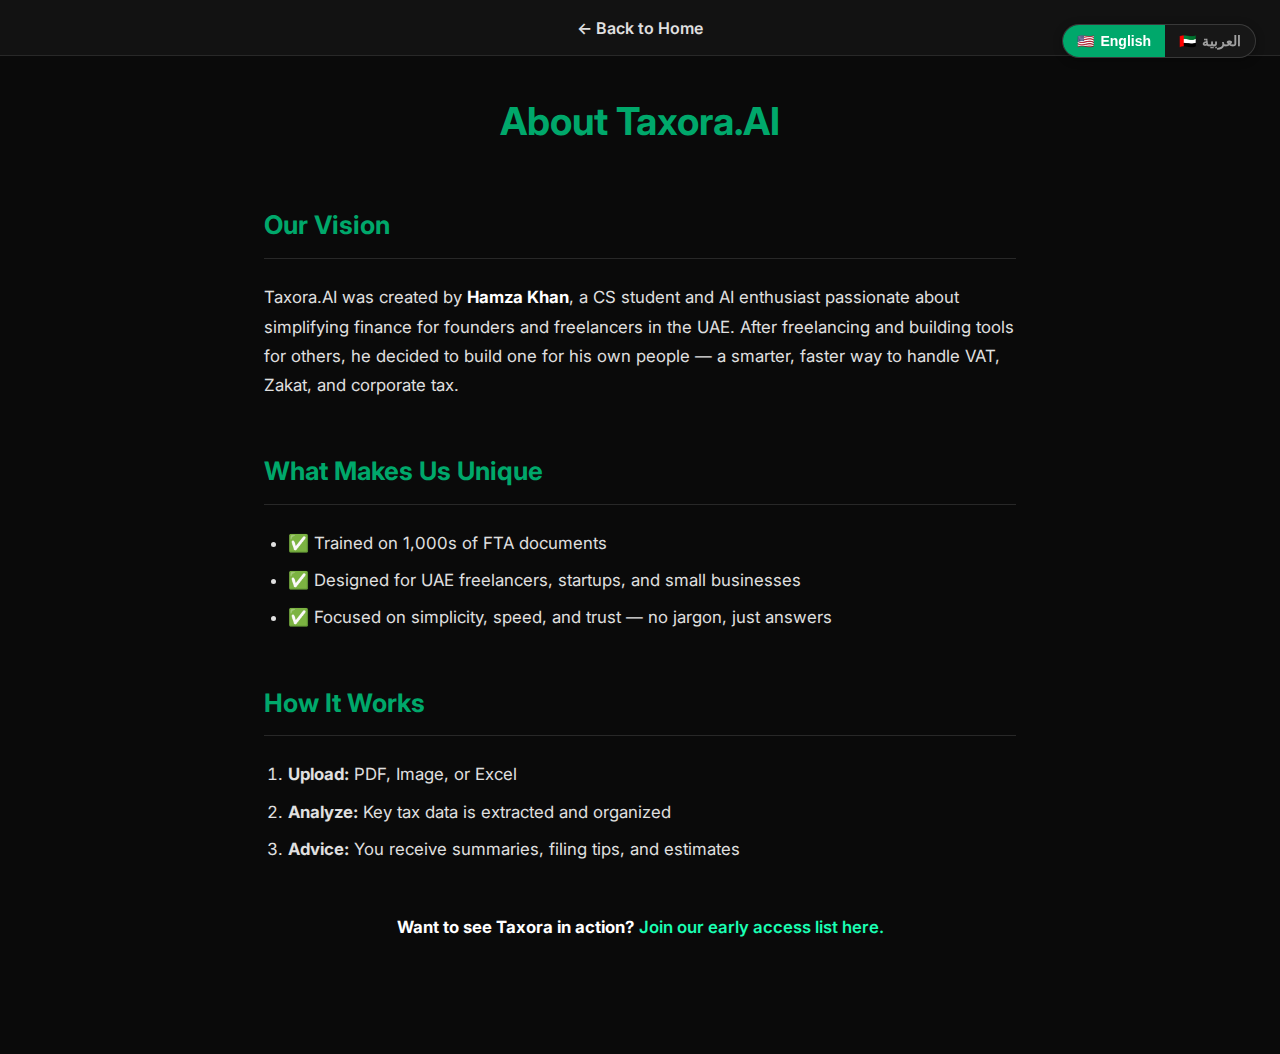
<file: about.html>
<!DOCTYPE html>
<html lang="en">
<head>
  <meta charset="UTF-8" />
  <meta name="viewport" content="width=device-width, initial-scale=1.0, maximum-scale=1.0, user-scalable=no" />

  <title>About Taxora.AI – AI-Powered UAE Tax Simplified</title>
  <meta name="description" content="Learn about Taxora.AI's mission to simplify VAT, Zakat, and corporate tax for UAE founders and freelancers through intelligent AI solutions." />

  <meta property="og:title" content="About Taxora.AI – Our Vision & Mission" />
  <meta property="og:image" content="https://www.taxora.ai/images/preview.png" />
  <meta property="og:url" content="https://www.taxora.ai/about.html" />
  <meta property="og:site_name" content="Taxora.AI" />
  
  <link rel="apple-touch-icon" sizes="180x180" href="assets/icons/apple-touch-icon.png">
  <link rel="icon" type="image/png" sizes="32x32" href="assets/icons/favicon-32x32.png">
  <link rel="icon" type="image/png" sizes="16x16" href="assets/icons/favicon-16x16.png">
  <link rel="manifest" href="assets/icons/site.webmanifest">
  <link rel="mask-icon" href="assets/icons/safari-pinned-tab.svg" color="#00a86b">
  <meta name="msapplication-TileColor" content="#00a86b">
  <meta name="msapplication-config" content="assets/icons/browserconfig.xml"> <meta name="theme-color" content="#0a0a0a"> <link href="https://fonts.googleapis.com/css2?family=Inter:wght@400;600;700;800&display=swap" rel="stylesheet">
  <style>
    :root {
      --brand-green: #00A86B;
      --brand-glow: #1affb3;
      --dark-bg: #0a0a0a; 
      --card-bg-dark: #121212; 
      --border-color-dark: #282828;
      --text-primary-dark: #E0E0E0; 
      --text-secondary-dark: #A0A0A0; 
    }

    * { 
      box-sizing: border-box; 
      margin: 0;
      padding: 0;
    }

    body {
      margin: 0;
      font-family: 'Inter', 'Segoe UI', sans-serif;
      background-color: var(--dark-bg);
      color: var(--text-primary-dark);
      line-height: 1.75;
    }

    body.rtl {
      text-align: right;
    }
    
    .top-banner {
      background-color: var(--card-bg-dark);
      padding: 0.85rem 1.5rem; /* Adjusted padding */
      text-align: center;
      z-index: 999;
      border-bottom: 1px solid var(--border-color-dark);
    }

    .top-banner a {
      color: var(--text-primary-dark); /* Light text for dark banner */
      font-weight: 600; /* Adjusted weight */
      text-decoration: none;
      font-size: 1rem;
    }

    .top-banner a:hover {
      text-decoration: underline;
      color: var(--brand-glow);
    }

    /* --- Consistent Language Switcher --- */
    .lang-toggle {
      position: fixed;
      top: 1.5rem;
      right: 1.5rem;
      z-index: 1000; /* Above top-banner if it's not sticky */
      display: flex;
      border: 1px solid rgba(255, 255, 255, 0.15);
      border-radius: 100px;
      background: rgba(25, 25, 25, 0.7); 
      backdrop-filter: blur(10px);
      overflow: hidden;
      box-shadow: 0 2px 10px rgba(0,0,0,0.3);
    }
    
    html[dir="rtl"] .lang-toggle {
        right: auto;
        left: 1.5rem;
    }

    .lang-toggle button {
      background: transparent;
      border: none;
      padding: 8px 14px;
      font-weight: bold;
      color: var(--text-secondary-dark);
      cursor: pointer;
      font-size: 14px;
      transition: background 0.3s ease, color 0.3s ease;
      display: flex;
      align-items: center;
      gap: 6px;
    }

    .lang-toggle button.active {
      background: var(--brand-green);
      color: white;
    }

    .lang-toggle button:hover:not(.active) {
      background: rgba(255, 255, 255, 0.08);
    }


    .container {
      max-width: 800px;
      margin: auto;
      padding: 2rem 1.5rem 4rem 1.5rem;
    }

    h1, h2 {
      color: var(--brand-green);
      font-weight: 700; /* Already bold, ensure consistency */
    }
    h1 {
        font-size: 2.4rem; /* Slightly larger */
        margin-bottom: 1.5rem; /* More space */
        text-align: center; /* Center main title */
    }
    h2 {
      border-bottom: 1px solid var(--border-color-dark);
      padding-bottom: 10px; /* Increased padding */
      margin-top: 3rem; /* More space above section titles */
      margin-bottom: 1.5rem; /* Space after title */
      font-size: 1.6rem; /* Slightly larger */
    }
    
    p, li {
        font-size: 1.05rem; 
        color: var(--text-primary-dark);
    }
    
    p strong {
        color: #FFFFFF; 
    }
    
    ul, ol {
      padding-left: 1.5rem; /* Slightly more padding */
      margin-bottom: 1rem;
    }
    li {
      margin-bottom: 0.5rem;
    }

    a { /* General links within content */
      color: var(--brand-glow); 
      font-weight: 600; /* Keep bold */
      text-decoration: none;
    }
    a:hover {
      text-decoration: underline;
    }

    section {
      margin-bottom: 3rem;
    }

    /* Remove .arabic class styling as it will be handled by JS and body.rtl */

    @media (max-width: 600px) {
      .top-banner { position: static; } /* Remove sticky on mobile if it causes issues */
      .container { padding: 2rem 1rem 3rem; } 
      h1 { font-size: 2rem; }
      h2 { font-size: 1.4rem; }
       p, li { font-size: 1rem; }
    }
  </style>
</head>
<body>

  <div id="languageSwitcher" class="lang-toggle">
    <button data-lang="en"><span>🇺🇸</span> English</button>
    <button data-lang="ar"><span>🇦🇪</span> العربية</button>
  </div>

  <div class="top-banner">
    <a href="index.html" data-i18n="back">← Back to Home</a>
  </div>

  <div class="container">
    <h1 data-i18n="about">About Taxora.AI</h1>

    <section>
      <h2 data-i18n="vision">Our Vision</h2>
      <p data-i18n="visionDesc">Taxora.AI was created by <strong>Hamza Khan</strong>, a CS student and AI enthusiast passionate about simplifying finance for founders and freelancers in the UAE. After freelancing and building tools for others, he decided to build one for his own people — a smarter, faster way to handle VAT, Zakat, and corporate tax.</p>
      </section>

    <section>
      <h2 data-i18n="unique">What Makes Us Unique</h2>
      <ul>
        <li data-i18n="u1">✅ Trained on 1,000s of FTA documents</li>
        <li data-i18n="u2">✅ Designed for UAE freelancers, startups, and small businesses</li>
        <li data-i18n="u3">✅ Focused on simplicity, speed, and trust — no jargon, just answers</li>
      </ul>
    </section>

    <section>
      <h2 data-i18n="how">How It Works</h2>
      <ol>
        <li data-i18n="h1"><strong>Upload:</strong> PDF, Image, or Excel</li>
        <li data-i18n="h2"><strong>Analyze:</strong> Key tax data is extracted and organized</li>
        <li data-i18n="h3"><strong>Advice:</strong> You receive summaries, filing tips, and estimates</li>
      </ol>
    </section>

    <section style="text-align: center; margin-top: 2rem;">
      <p><strong data-i18n="see">Want to see Taxora in action?</strong> <a href="join.html" data-i18n="joinlink">Join our early access list here.</a></p>
    </section>
  </div>

  <script>
    document.addEventListener('DOMContentLoaded', () => {
      const translations = {
        en: {
          back: "← Back to Home",
          about: "About Taxora.AI",
          vision: "Our Vision",
          visionDesc: "Taxora.AI was created by <strong>Hamza Khan</strong>, a CS student and AI enthusiast passionate about simplifying finance for founders and freelancers in the UAE. After freelancing and building tools for others, he decided to build one for his own people — a smarter, faster way to handle VAT, Zakat, and corporate tax.",
          unique: "What Makes Us Unique",
          u1: "✅ Trained on 1,000s of FTA documents",
          u2: "✅ Designed for UAE freelancers, startups, and small businesses",
          u3: "✅ Focused on simplicity, speed, and trust — no jargon, just answers",
          how: "How It Works",
          h1: "<strong>Upload:</strong> PDF, Image, or Excel",
          h2: "<strong>Analyze:</strong> Key tax data is extracted and organized",
          h3: "<strong>Advice:</strong> You receive summaries, filing tips, and estimates",
          see: "Want to see Taxora in action?",
          joinlink: "Join our early access list here."
        },
        ar: {
          back: "→ العودة إلى الرئيسية", // Adjusted arrow for RTL
          about: "عن تاكسورا",
          vision: "رؤيتنا",
          // UPDATED: Arabic visionDesc now here
          visionDesc: "تم إنشاء تاكسورا بواسطة <strong>حمزة خان</strong>، طالب علوم الحاسوب ومهتم بتقنيات الذكاء الاصطناعي. هدفه هو تبسيط الضرائب والمحاسبة للمستقلين وأصحاب المشاريع في الإمارات، فبعد عمله كمستقل وبناء أدوات للآخرين، قرر بناء أداة لأبناء مجتمعه - طريقة أذكى وأسرع للتعامل مع ضريبة القيمة المضافة والزكاة وضريبة الشركات.",
          unique: "ما الذي يجعلنا مميزين",
          u1: "✅ مدرّب على آلاف من مستندات الهيئة الاتحادية للضرائب",
          u2: "✅ مصمم خصيصًا للمستقلين والشركات الناشئة الصغيرة في الإمارات",
          u3: "✅ يركز على البساطة والسرعة والثقة — لا تعقيد، فقط إجابات",
          how: "كيف يعمل",
          h1: "<strong>تحميل:</strong> PDF أو صورة أو ملف Excel",
          h2: "<strong>تحليل:</strong> استخراج وتنظيم البيانات الضريبية الأساسية",
          h3: "<strong>نصيحة:</strong> تحصل على ملخصات ونصائح تقديم وتقديرات",
          see: "هل تريد رؤية تاكسورا أثناء العمل؟",
          joinlink: "انضم إلى قائمة الوصول المبكر هنا."
        }
      };

      const languageSwitcher = document.getElementById('languageSwitcher');

      const applyLanguage = (lang) => {
        document.documentElement.lang = lang;
        document.documentElement.dir = lang === "ar" ? "rtl" : "ltr";
        document.body.classList.toggle('rtl', lang === 'ar');

        document.querySelectorAll("[data-i18n]").forEach(el => {
          const key = el.getAttribute("data-i18n");
          const translation = translations[lang]?.[key];

          if (translation !== undefined) {
            const linkElement = el.querySelector('a'); // Check if element is the 'p' tag containing a link
            if (key === 'see' && linkElement) { // Special handling for the "see in action" paragraph
                // Get the translation for the link text itself
                const linkTextTranslation = translations[lang]?.['joinlink'] || 'Join our early access list here.';
                linkElement.innerHTML = linkTextTranslation; // Translate only the link text
                
                // Set the main paragraph text, keeping the link placeholder
                el.innerHTML = translation.replace(linkElement.outerHTML, '') + linkElement.outerHTML;

            } else if (el.children.length > 0 && el.children[0].tagName === 'A' && (key === 'contact_privacy' || key === 'contact_legal')) {
                // This part is for legal.html, can be kept for robustness or removed if not applicable here
                const preservedLink = el.children[0];
                el.innerHTML = translation; 
                el.appendChild(preservedLink);
            }
             else {
              el.innerHTML = translation;
            }
          }
        });

        languageSwitcher.querySelectorAll("button").forEach(btn => {
          btn.classList.toggle("active", btn.dataset.lang === lang);
        });

        localStorage.setItem("taxoraLang", lang);
      };

      languageSwitcher.addEventListener("click", (e) => {
        const button = e.target.closest('button');
        if (button && button.dataset.lang) {
            applyLanguage(button.dataset.lang);
        }
      });

      const savedLang = localStorage.getItem("taxoraLang");
      const browserLang = navigator.language.slice(0, 2);
      const initialLang = savedLang ? savedLang : (['en', 'ar'].includes(browserLang) ? browserLang : 'en');
      applyLanguage(initialLang);

    });
  </script>
</body>
</html>
</file>
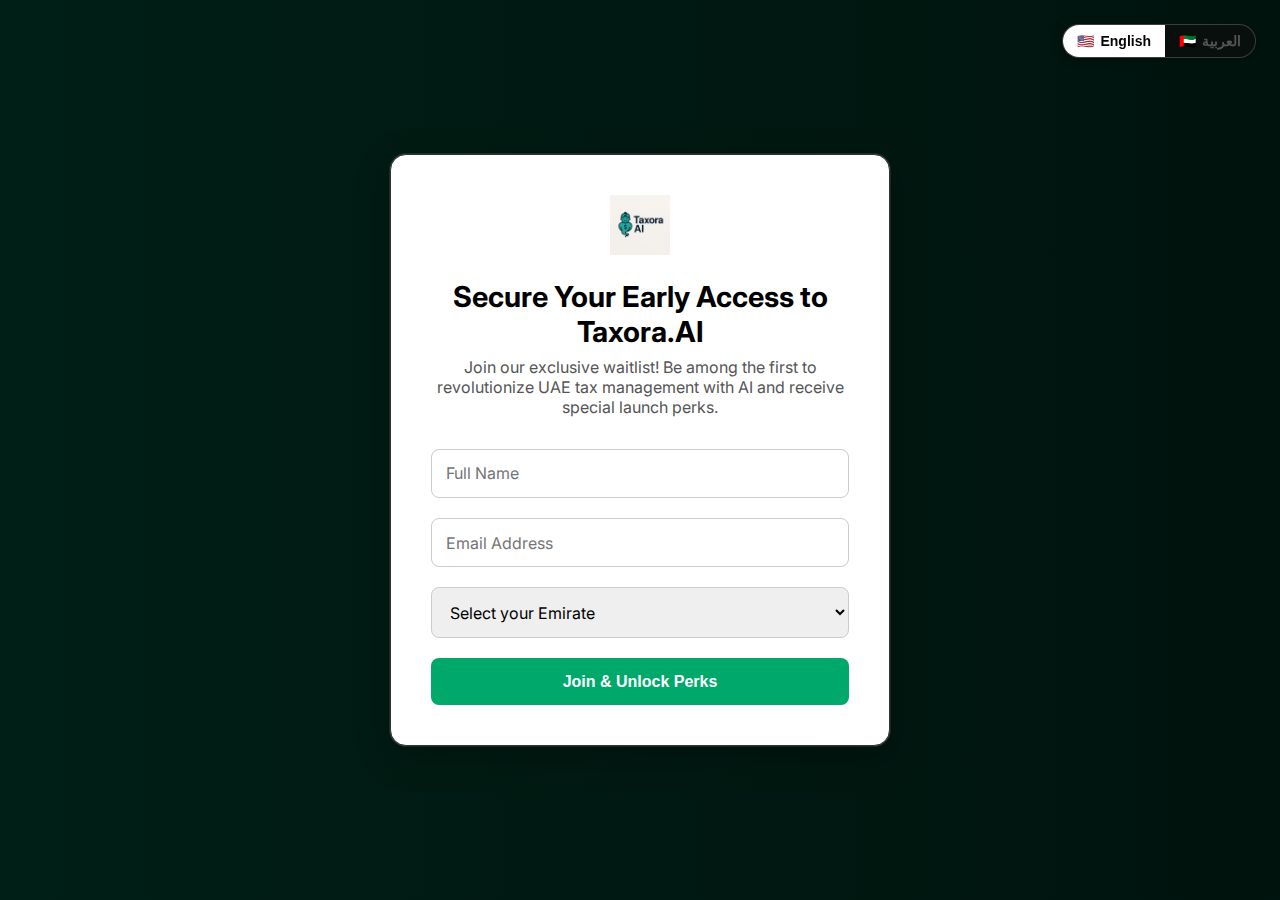
<file: join.html>
<!DOCTYPE html>
<html lang="en">
<head>
  <meta charset="UTF-8" />
  <meta name="viewport" content="width=device-width, initial-scale=1.0, maximum-scale=1.0, user-scalable=no" />
  
  <title>Join Taxora.AI Waitlist | Early Access & Benefits</title>
  <meta name="description" content="Sign up for the Taxora.AI waitlist to get early access to our AI-powered UAE tax assistant. Enjoy exclusive perks and be the first to simplify your taxes!" />

  <meta property="og:title" content="Secure Your Spot – Taxora.AI Waitlist" />
  <meta property="og:image" content="https://yourtaxoraAI.com/images/preview.png" /> 
  <meta property="og:url" content="https://yourtaxoraAI.com/join.html" />
  <meta property="og:site_name" content="Taxora.AI" />

  <link rel="apple-touch-icon" sizes="180x180" href="assets/icons/apple-touch-icon.png">
  <link rel="icon" type="image/png" sizes="32x32" href="assets/icons/favicon-32x32.png">
  <link rel="icon" type="image/png" sizes="16x16" href="assets/icons/favicon-16x16.png">
  <link rel="manifest" href="assets/icons/site.webmanifest">
  <link rel="mask-icon" href="assets/icons/safari-pinned-tab.svg" color="#00a86b">
  <meta name="msapplication-TileColor" content="#00a86b">
  <meta name="msapplication-config" content="assets/icons/browserconfig.xml"> <meta name="theme-color" content="#050505"> <link href="https://fonts.googleapis.com/css2?family=Inter:wght@400;600;700;800&display=swap" rel="stylesheet">
  <style>
    :root {
      --brand-green: #00A86B;
      --brand-glow: #1affb3;
      --dark-bg: #050505; 
      --card-bg: #FFFFFF;
      --border-color-light: #333; 
      --text-primary-darkbg: #FFFFFF;
      --text-primary-lightbg: #000000;
      --text-secondary-lightbg: #555;
      --error-bg: #ffebee;
      --error-text: #c62828;
      --error-border: #c62828;
    }

    * { 
      box-sizing: border-box; 
      margin: 0;
      padding: 0;
    }

    body {
      font-family: 'Inter', 'Segoe UI', sans-serif;
      color: var(--text-primary-darkbg); 
      display: flex;
      justify-content: center;
      align-items: center;
      min-height: 100vh;
      padding: 1rem;
      text-align: left;
      background: linear-gradient(270deg, #000000, #03100c, #000000, #001f16);
      background-size: 800% 800%; 
      animation: GradientFlow 25s ease infinite;
    }

    @keyframes GradientFlow {
      0% { background-position: 0% 50%; }
      50% { background-position: 100% 50%; }
      100% { background-position: 0% 50%; }
    }

    body.rtl {
      text-align: right;
    }

    .lang-toggle {
      position: fixed;
      top: 1.5rem;
      right: 1.5rem;
      z-index: 999;
      display: flex;
      border: 1px solid rgba(255, 255, 255, 0.2); 
      border-radius: 100px;
      background: rgba(13, 13, 13, 0.7); 
      backdrop-filter: blur(10px);
      overflow: hidden;
      box-shadow: 0 2px 10px rgba(0,0,0,0.3);
    }
    
    html[dir="rtl"] .lang-toggle {
        right: auto;
        left: 1.5rem;
    }

    .lang-toggle button {
      background: transparent;
      border: none;
      padding: 8px 14px;
      font-weight: bold;
      color: var(--text-secondary-lightbg); /* Should be a light color for dark toggle bg */
      cursor: pointer;
      font-size: 14px;
      transition: background 0.3s ease, color 0.3s ease;
      display: flex;
      align-items: center;
      gap: 6px;
    }

    .lang-toggle button.active {
      background: var(--text-primary-darkbg); 
      color: var(--dark-bg); 
    }

    .lang-toggle button:hover:not(.active) {
      background: rgba(255, 255, 255, 0.1);
    }

    .form-container {
      background: var(--card-bg);
      color: var(--text-primary-lightbg);
      padding: 2.5rem;
      border-radius: 16px;
      box-shadow: 0 10px 35px rgba(0,0,0,0.25), 0 0 0 1px rgba(255, 255, 255, 0.1); 
      border: 1px solid var(--border-color-light); 
      max-width: 500px;
      width: 100%;
      transition: opacity 0.4s ease;
    }
    
    .form-logo {
      display: block;
      height: 60px;
      margin: 0 auto 1.5rem auto;
    }

    h1 { 
      margin-bottom: 0.5rem; 
      font-size: 1.8rem; 
      text-align: center;
      color: var(--text-primary-lightbg);
    }

    p { 
      margin-bottom: 2rem; 
      font-size: 1rem; 
      color: var(--text-secondary-lightbg);
      text-align: center;
    }

    input, select {
      width: 100%;
      padding: 0.85rem;
      margin-bottom: 1.25rem;
      border: 1px solid #ccc;
      border-radius: 8px;
      font-size: 1rem;
      font-family: 'Inter', sans-serif;
      transition: border-color 0.3s, box-shadow 0.3s;
    }

    input:focus, select:focus {
      outline: none;
      border-color: var(--brand-green);
      box-shadow: 0 0 0 3px rgba(0, 168, 107, 0.2);
    }

    button[type="submit"] { 
      width: 100%;
      padding: 0.9rem;
      background-color: var(--brand-green);
      color: white;
      border: none;
      border-radius: 8px;
      font-weight: bold;
      font-size: 1rem;
      cursor: pointer;
      transition: background-color 0.3s ease, opacity 0.3s ease, transform 0.1s ease;
    }

    button[type="submit"]:hover { 
      background-color: #008e59; 
    }
    button[type="submit"]:active {
        transform: scale(0.98);
        opacity: 0.9;
    }

    button[type="submit"]:disabled {
      background-color: #555;
      cursor: not-allowed;
      opacity: 0.7;
    }

    .form-feedback-message {
      margin-top: 1rem;
      padding: 0.85rem;
      border-radius: 8px;
      font-size: 0.9rem;
      text-align: center;
      line-height: 1.4;
    }
    .form-feedback-message.error {
      background-color: var(--error-bg);
      color: var(--error-text);
      border: 1px solid var(--error-border);
    }
     .form-feedback-message.info { 
      background-color: #e0f2f7;
      color: #006064;
      border: 1px solid #4dd0e1;
    }

    #successMessage {
      text-align: center;
    }
    #successMessage h2 { 
      color: var(--brand-green);
      margin-bottom: 1rem;
    }

    @media (max-width: 480px) {
      .form-container { padding: 2rem 1.5rem; }
      h1 { font-size: 1.5rem; }
    }
  </style>
</head>
<body>

  <div id="languageSwitcher" class="lang-toggle">
    <button data-lang="en"><span>🇺🇸</span> English</button>
    <button data-lang="ar"><span>🇦🇪</span> العربية</button>
  </div>

  <div class="form-container" id="waitlistFormContainer">
    <img src="images/screenshots/taxoraailogo1.png" alt="Taxora.AI Logo" class="form-logo" />
    <h1 data-i18n="title">Join the Waitlist</h1>
    <p data-i18n="subtitle">Be the first to access the AI tax assistant built for the UAE.</p>
    
    <form id="waitlistForm">
      <input type="text" name="name" data-i18n-placeholder="placeholder_name" required />
      <input type="email" name="email" data-i18n-placeholder="placeholder_email" required />
      
      <select name="location" required>
        <option value="" data-i18n="select_location" selected disabled>Select location</option>
        <option value="Abu Dhabi" data-i18n="loc_ad">Abu Dhabi</option>
        <option value="Dubai" data-i18n="loc_dxb">Dubai</option>
        <option value="Sharjah" data-i18n="loc_shj">Sharjah</option>
        <option value="Ajman" data-i18n="loc_ajm">Ajman</option>
        <option value="Umm Al Quwain" data-i18n="loc_uaq">Umm Al Quwain</option>
        <option value="Ras Al Khaimah" data-i18n="loc_rak">Ras Al Khaimah</option>
        <option value="Fujairah" data-i18n="loc_fuj">Fujairah</option>
        <option value="Other" data-i18n="loc_other">Other (Outside UAE)</option>
      </select>
      
      <button type="submit" id="submitButton" data-i18n="submit_btn">Get Early Access</button>
      <div id="formFeedback" class="form-feedback-message" style="display: none;"></div>
    </form>
  </div>

  <div class="form-container" id="successMessage" style="display: none;">
      <img src="images/screenshots/taxoraailogo1.png" alt="Taxora.AI Logo" class="form-logo" />
      <h2 data-i18n="success_title">You're on the list!</h2>
      <p data-i18n="success_subtitle">Thank you for joining. We'll be in touch soon with updates and early access details.</p>
  </div>


  <script>
    document.addEventListener('DOMContentLoaded', () => {

      const translations = {
        en: {
          // --- UPDATED MESSAGING ---
          title: "Secure Your Early Access to Taxora.AI",
          subtitle: "Join our exclusive waitlist! Be among the first to revolutionize UAE tax management with AI and receive special launch perks.",
          submit_btn: "Join & Unlock Perks",
          // --- END UPDATED MESSAGING ---
          placeholder_name: "Full Name", 
          placeholder_email: "Email Address", 
          select_location: "Select your Emirate", 
          loc_ad: "Abu Dhabi", loc_dxb: "Dubai", loc_shj: "Sharjah", loc_ajm: "Ajman", loc_uaq: "Umm Al Quwain", loc_rak: "Ras Al Khaimah", loc_fuj: "Fujairah", loc_other: "Other (Outside UAE)", 
          submitting_btn: "Submitting...",
          success_title: "You're on the list!", 
          success_subtitle: "Thank you for joining. We'll be in touch soon with updates and early access details.",
          form_error_generic: "Oops! There was a problem submitting your form. Please try again.",
          form_error_network: "Oops! There was a network problem. Please check your connection and try again."
        },
        ar: {
          // --- UPDATED MESSAGING ---
          title: "احجز وصولك المبكر إلى تاكسورا",
          subtitle: "انضم إلى قائمة انتظارنا الحصرية! كن من أوائل من يُحدثون ثورة في إدارة الضرائب في الإمارات بالذكاء الاصطناعي واحصل على مزايا إطلاق خاصة.",
          submit_btn: "انضم وافتح المزايا",
          // --- END UPDATED MESSAGING ---
          placeholder_name: "الاسم الكامل", 
          placeholder_email: "البريد الإلكتروني", 
          select_location: "اختر إمارتك", 
          loc_ad: "أبوظبي", loc_dxb: "دبي", loc_shj: "الشارقة", loc_ajm: "عجمان", loc_uaq: "أم القيوين", loc_rak: "رأس الخيمة", loc_fuj: "الفجيرة", loc_other: "أخرى (خارج الإمارات)", 
          submitting_btn: "جارٍ الإرسال...",
          success_title: "أنت في القائمة!", 
          success_subtitle: "شكراً لانضمامك. سنتواصل معك قريباً بآخر التحديثات وتفاصيل الوصول المبكر.",
          form_error_generic: "عفوًا! حدثت مشكلة أثناء إرسال النموذج. يرجى المحاولة مرة أخرى.",
          form_error_network: "عفوًا! حدثت مشكلة في الشبكة. يرجى التحقق من اتصالك والمحاولة مرة أخرى."
        }
      };

      const languageSwitcher = document.getElementById('languageSwitcher');
      const formFeedback = document.getElementById('formFeedback'); 

      const getCurrentLang = () => localStorage.getItem("taxoraLang") || 'en';

      const showFeedback = (messageKey, type = 'error') => {
        const lang = getCurrentLang();
        formFeedback.textContent = translations[lang][messageKey] || messageKey; 
        formFeedback.className = 'form-feedback-message ' + type;
        formFeedback.style.display = 'block';
        formFeedback.dataset.messageKey = messageKey; // Store key for re-translation if language changes
      };
      
      const hideFeedback = () => {
        formFeedback.style.display = 'none';
        formFeedback.textContent = '';
        formFeedback.className = 'form-feedback-message';
        delete formFeedback.dataset.messageKey;
      }

      const applyLanguage = (lang) => {
        document.documentElement.lang = lang;
        document.documentElement.dir = lang === "ar" ? "rtl" : "ltr";
        document.body.classList.toggle('rtl', lang === 'ar');

        document.querySelectorAll("[data-i18n]").forEach(el => {
          const key = el.getAttribute("data-i18n");
          if (translations[lang] && translations[lang][key]) el.innerHTML = translations[lang][key];
        });
        
        document.querySelectorAll("[data-i18n-placeholder]").forEach(el => {
          const key = el.getAttribute("data-i18n-placeholder");
          if (translations[lang][key]) el.placeholder = translations[lang][key];
        });

        languageSwitcher.querySelectorAll("button").forEach(btn => {
          btn.classList.toggle("active", btn.dataset.lang === lang);
        });
        localStorage.setItem("taxoraLang", lang);
        
        if (formFeedback.style.display === 'block' && formFeedback.dataset.messageKey) {
            const currentType = formFeedback.classList.contains('error') ? 'error' : (formFeedback.classList.contains('info') ? 'info' : '');
            showFeedback(formFeedback.dataset.messageKey, currentType);
        }
      };

      languageSwitcher.addEventListener("click", (e) => {
        const button = e.target.closest('button');
        if (button && button.dataset.lang) {
            applyLanguage(button.dataset.lang);
        }
      });
      
      const form = document.getElementById('waitlistForm');
      const submitButton = document.getElementById('submitButton');
      const formContainer = document.getElementById('waitlistFormContainer');
      const successMessageContainer = document.getElementById('successMessage');

      form.addEventListener('submit', (e) => {
        e.preventDefault();
        hideFeedback(); 
        const formData = new FormData(form);
        const lang = getCurrentLang();

        submitButton.disabled = true;
        submitButton.innerText = translations[lang].submitting_btn || "Submitting...";

        fetch("https://formspree.io/f/xwpozvrw", { 
          method: "POST",
          body: formData,
          headers: { 'Accept': 'application/json' }
        }).then(response => {
          if (response.ok) {
            formContainer.style.display = 'none';
            successMessageContainer.style.display = 'block';
          } else {
            response.json().then(data => {
              let errorKey = 'form_error_generic';
              if (Object.hasOwn(data, 'errors')) {
                console.error("Formspree errors:", data.errors);
              }
              showFeedback(errorKey);
            }).catch(() => {
                showFeedback('form_error_generic');
            });
            submitButton.disabled = false;
            submitButton.innerText = translations[lang].submit_btn || "Get Early Access";
          }
        }).catch(error => {
          console.error("Network error:", error);
          showFeedback('form_error_network');
          submitButton.disabled = false;
          submitButton.innerText = translations[lang].submit_btn || "Get Early Access";
        });
      });

      const savedLang = localStorage.getItem("taxoraLang");
      const browserLang = navigator.language.slice(0, 2);
      const initialLang = savedLang ? savedLang : (['en', 'ar'].includes(browserLang) ? browserLang : 'en');
      applyLanguage(initialLang);
    });
  </script>

</body>
</html>
</file>
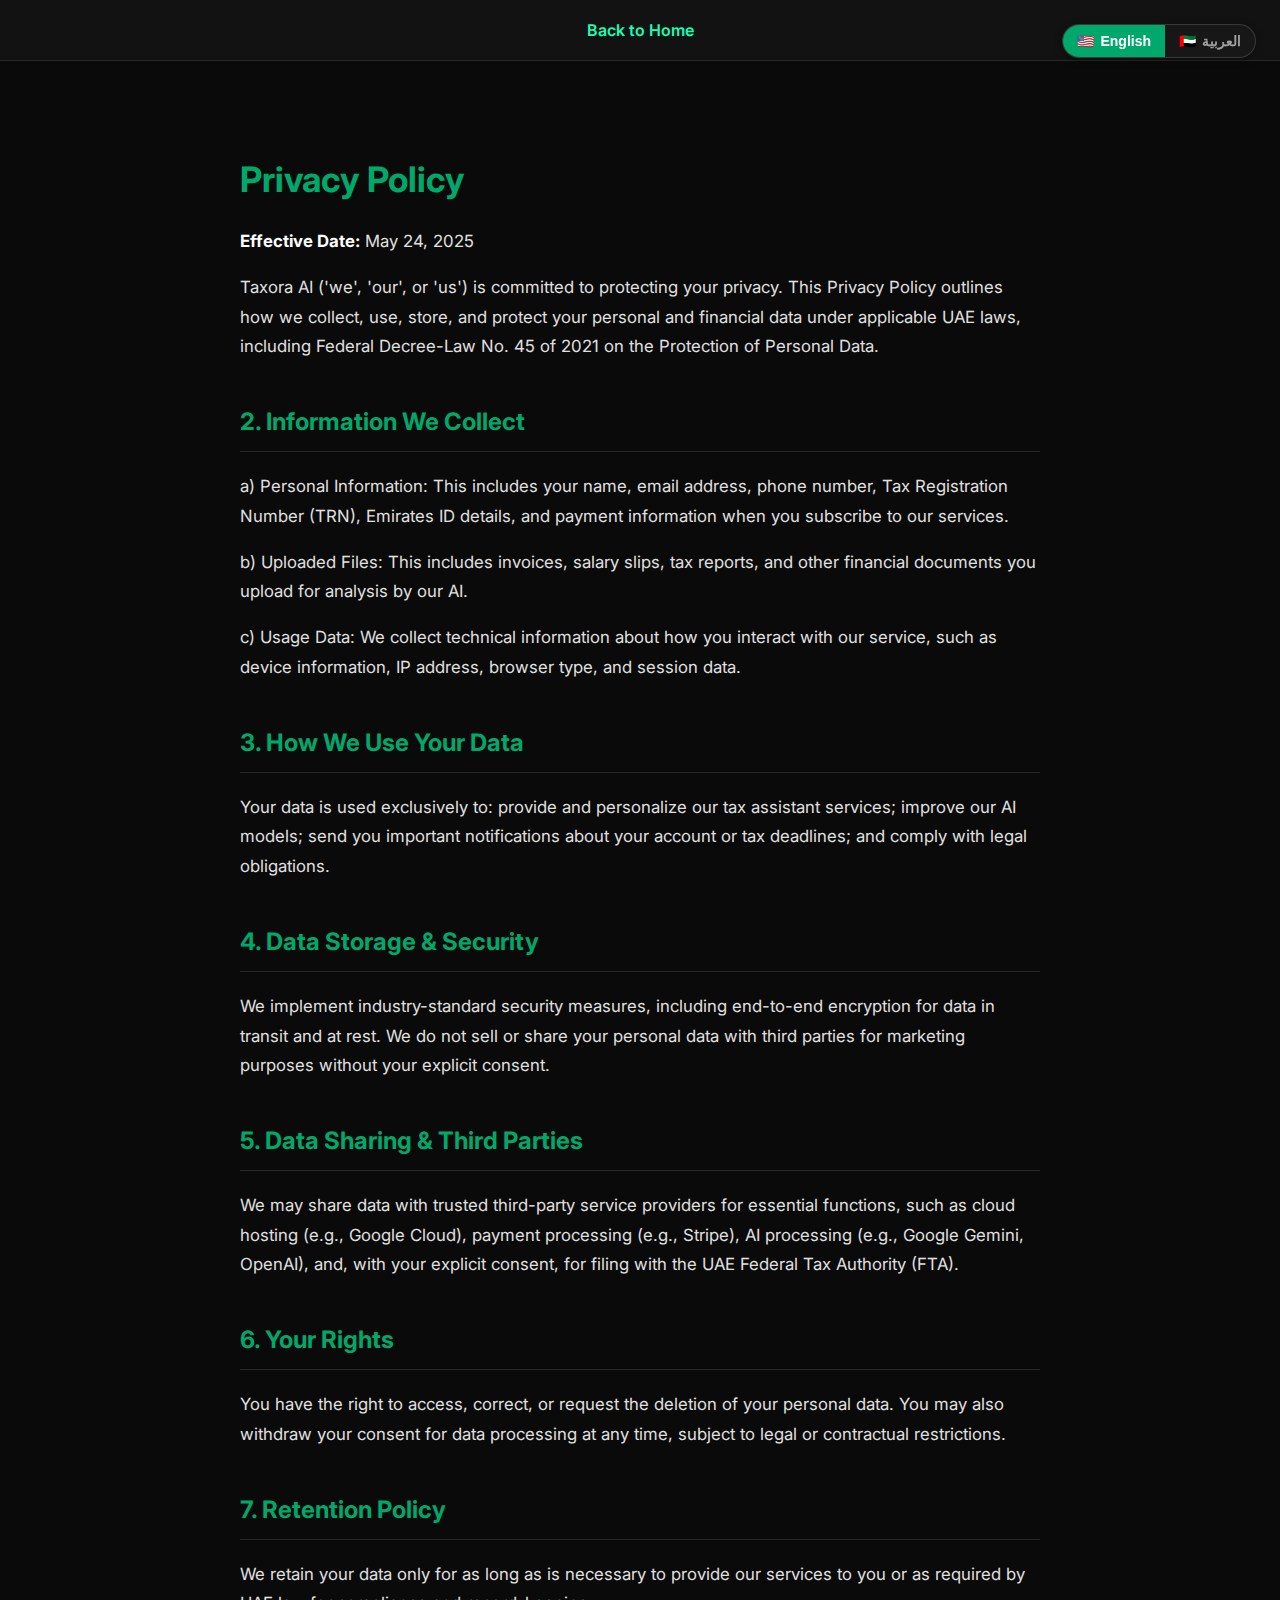
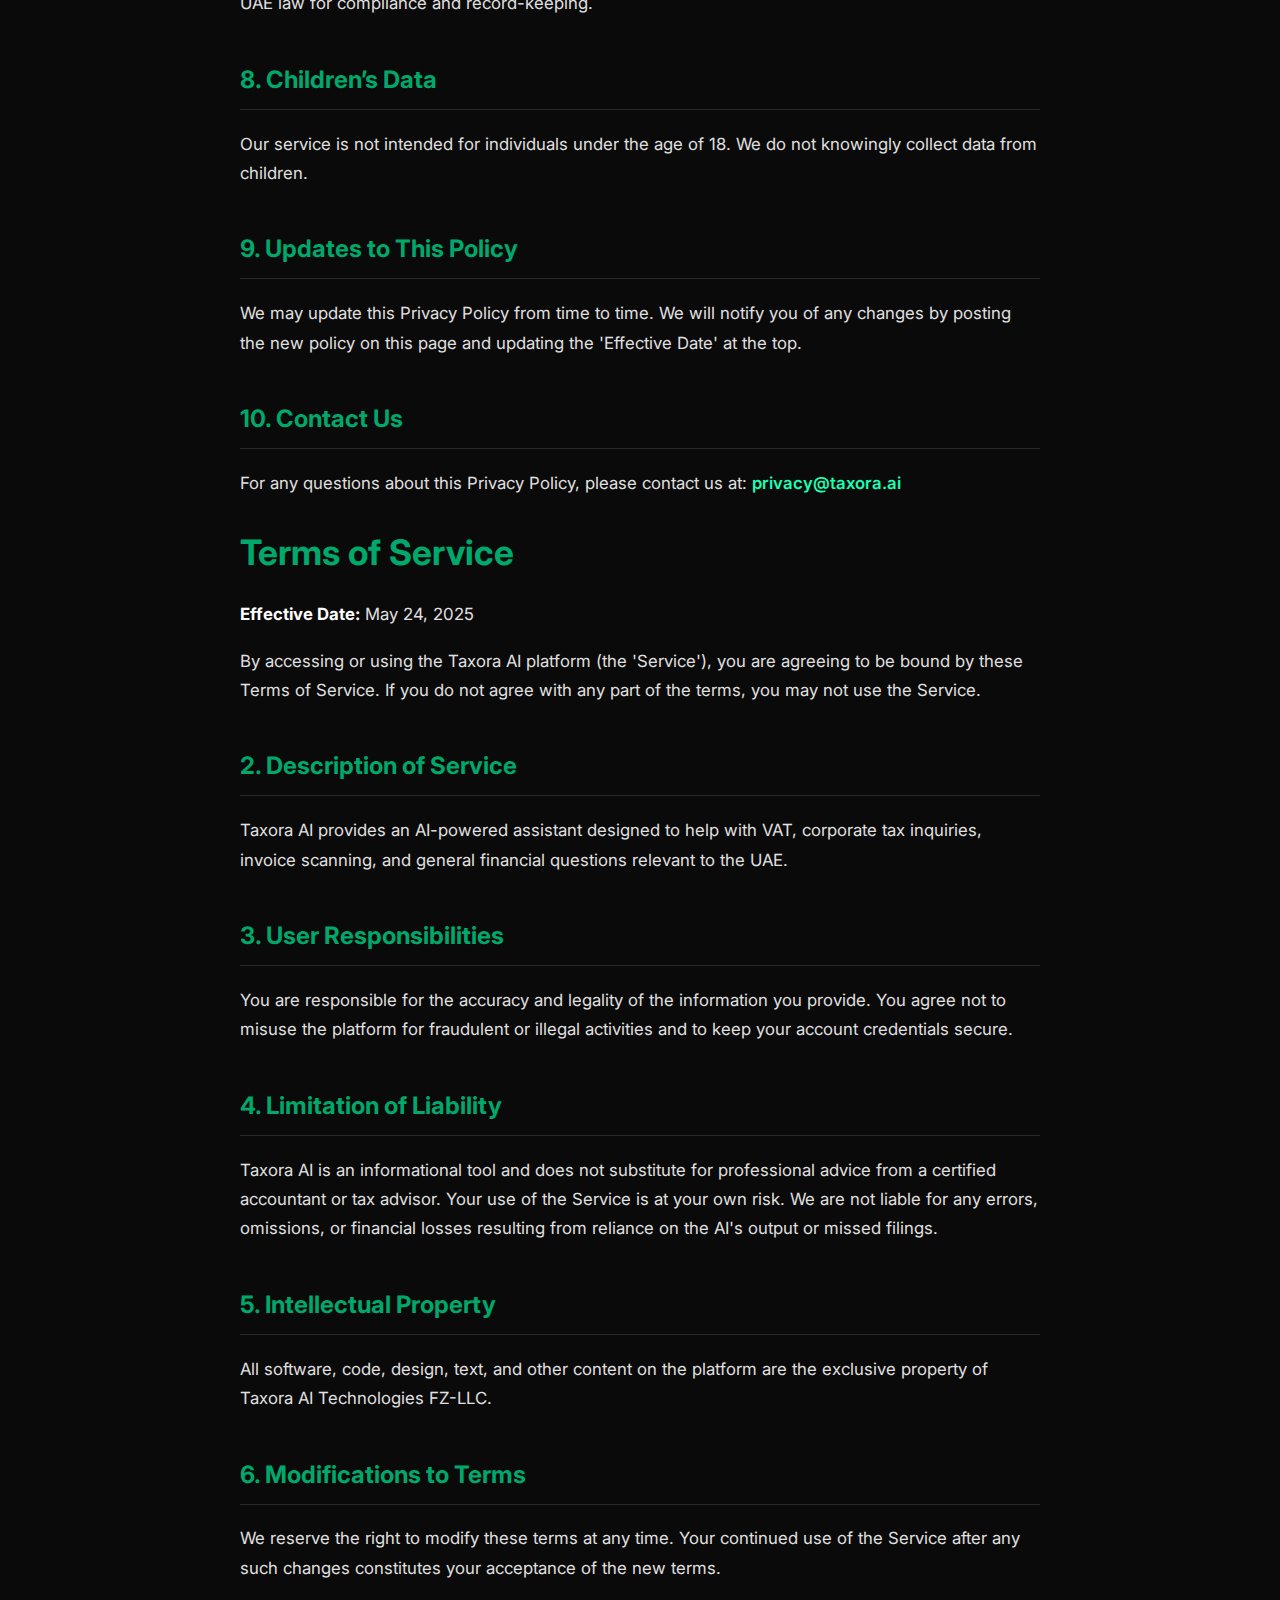
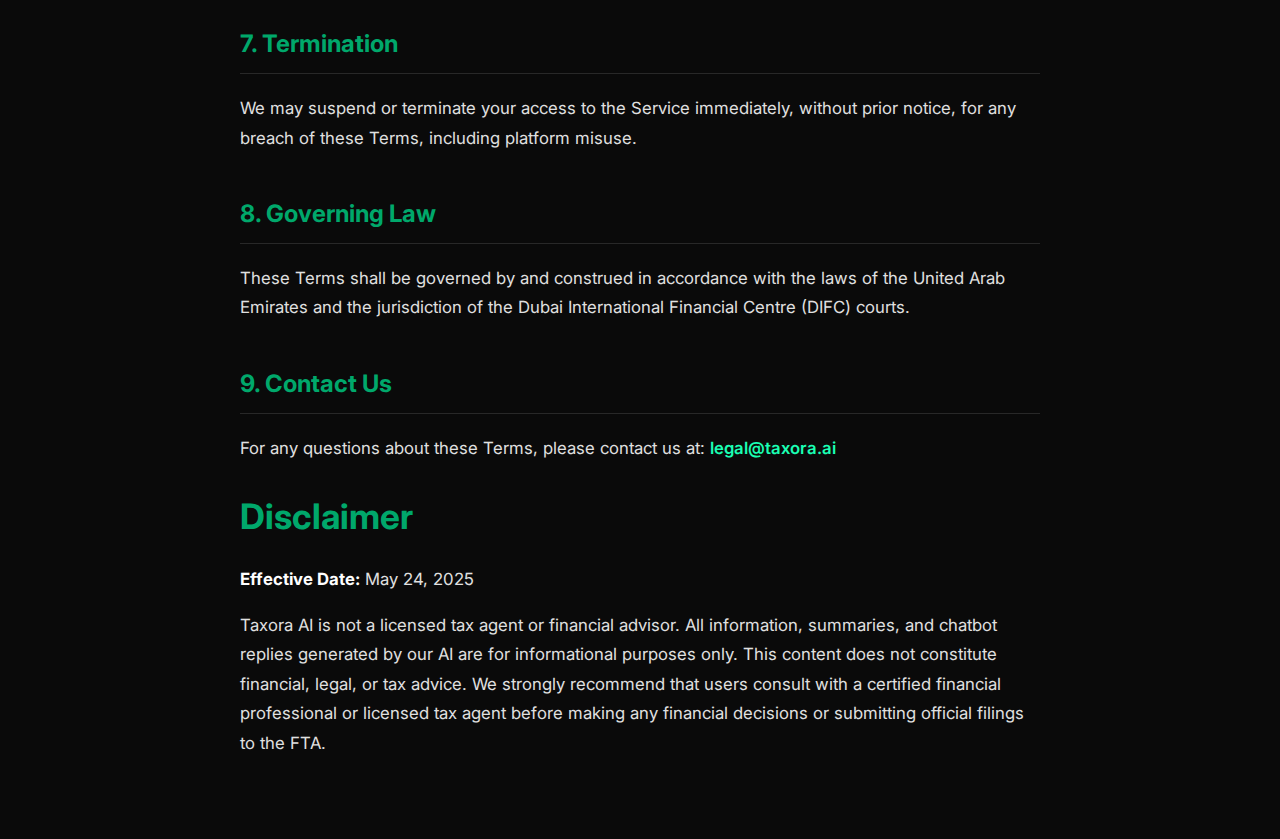
<file: legal.html>
<!DOCTYPE html>
<html lang="en">
<head>
  <meta charset="UTF-8">
  <meta name="viewport" content="width=device-width, initial-scale=1.0">

  <title>Legal (Privacy, Terms, Disclaimer) – Taxora.AI</title>
  <meta name="description" content="Read the official Privacy Policy, Terms of Service, and Legal Disclaimer for Taxora.AI, your AI-powered tax assistant for the UAE." />

  <meta property="og:title" content="Taxora.AI – Legal Information" />
  <meta property="og:image" content="https://www.taxora.ai/images/preview.png" />
  <meta property="og:url" content="https://www.taxora.ai/legal.html" />
  <meta property="og:site_name" content="Taxora.AI" />

  <link rel="apple-touch-icon" sizes="180x180" href="assets/icons/apple-touch-icon.png">
  <link rel="icon" type="image/png" sizes="32x32" href="assets/icons/favicon-32x32.png">
  <link rel="icon" type="image/png" sizes="16x16" href="assets/icons/favicon-16x16.png">
  <link rel="manifest" href="assets/icons/site.webmanifest">
  <link rel="mask-icon" href="assets/icons/safari-pinned-tab.svg" color="#00a86b">
  <meta name="msapplication-TileColor" content="#00a86b">
  <meta name="msapplication-config" content="assets/icons/browserconfig.xml"> <meta name="theme-color" content="#0a0a0a"> <link href="https://fonts.googleapis.com/css2?family=Inter:wght@400;600;700;800&display=swap" rel="stylesheet">
  <style>
    :root {
      --brand-green: #00A86B;
      --brand-glow: #1affb3;
      --dark-bg: #0a0a0a; 
      --card-bg-dark: #121212; 
      --border-color-dark: #282828;
      --text-primary-dark: #E0E0E0; 
      --text-secondary-dark: #A0A0A0; 
    }

    body {
      margin: 0;
      font-family: 'Inter', 'Segoe UI', sans-serif;
      background-color: var(--dark-bg);
      color: var(--text-primary-dark);
      line-height: 1.75; 
    }
    
    body.rtl {
      text-align: right;
    }

    .container {
      max-width: 800px;
      margin: 0 auto;
      padding: 2rem 1.5rem 4rem 1.5rem;
    }

    .site-header {
      padding: 1rem 1.5rem;
      background-color: var(--card-bg-dark);
      border-bottom: 1px solid var(--border-color-dark);
      display: flex;
      justify-content: center;
      position: relative;
      margin-bottom: 2rem;
    }
    
    .site-header a {
      display: inline-block;
    }

    .site-header .logo {
      height: 40px;
    }

    .lang-toggle {
      position: fixed;
      top: 1.5rem;
      right: 1.5rem;
      z-index: 999;
      display: flex;
      border: 1px solid rgba(255, 255, 255, 0.15);
      border-radius: 100px;
      background: rgba(25, 25, 25, 0.7); 
      backdrop-filter: blur(10px);
      overflow: hidden;
      box-shadow: 0 2px 10px rgba(0,0,0,0.3);
    }
    
    html[dir="rtl"] .lang-toggle {
        right: auto;
        left: 1.5rem;
    }

    .lang-toggle button {
      background: transparent;
      border: none;
      padding: 8px 14px;
      font-weight: bold;
      color: var(--text-secondary-dark);
      cursor: pointer;
      font-size: 14px;
      transition: background 0.3s ease, color 0.3s ease;
      display: flex;
      align-items: center;
      gap: 6px;
    }

    .lang-toggle button.active {
      background: var(--brand-green);
      color: white;
    }

    .lang-toggle button:hover:not(.active) {
      background: rgba(255, 255, 255, 0.08);
    }

    h1, h2 {
      color: var(--brand-green); 
      font-weight: 700;
    }
    
    h1 {
        font-size: 2.2rem;
        margin-bottom: 1rem;
    }

    h2 {
      border-bottom: 1px solid var(--border-color-dark);
      padding-bottom: 8px;
      margin-top: 2.5rem;
      font-size: 1.5rem;
    }
    
    p, li {
        font-size: 1.05rem; 
        color: var(--text-primary-dark);
    }
    
    p strong {
        color: #FFFFFF; 
    }

    a {
      color: var(--brand-glow); 
      text-decoration: none;
      font-weight: 600;
    }
    a:hover {
      text-decoration: underline;
    }

    @media (max-width: 600px) {
      .container { padding: 2rem 1rem 3rem; } 
      h1 { font-size: 1.8rem; }
      h2 { font-size: 1.3rem; }
       p, li { font-size: 1rem; }
    }
  </style>
</head>
<body>

  <div id="languageSwitcher" class="lang-toggle">
    <button data-lang="en"><span>🇺🇸</span> English</button>
    <button data-lang="ar"><span>🇦🇪</span> العربية</button>
  </div>
  
  <header class="site-header">
      <a href="index.html" data-i18n="home_link_title" title="Back to Home">
          <img src="images/screenshots/taxoraailogo1.png" alt="Taxora.AI Logo" class="logo">
      </a>
  </header>

  <main class="container" id="legalContent">
    <h1 data-i18n="privacyTitle">Privacy Policy</h1>
    <p><strong data-i18n="effective_date">Effective Date:</strong> May 24, 2025</p>
    <p data-i18n="privacyIntro"></p>

    <h2 data-i18n="section2">2. Information We Collect</h2>
    <p data-i18n="personalInfo"></p>
    <p data-i18n="fileInfo"></p>
    <p data-i18n="usageInfo"></p>

    <h2 data-i18n="section3">3. How We Use Your Data</h2>
    <p data-i18n="useOfData"></p>

    <h2 data-i18n="section4">4. Data Storage & Security</h2>
    <p data-i18n="security"></p>

    <h2 data-i18n="section5">5. Data Sharing & Third Parties</h2>
    <p data-i18n="thirdParties"></p>

    <h2 data-i18n="section6">6. Your Rights</h2>
    <p data-i18n="rights"></p>

    <h2 data-i18n="section7">7. Retention Policy</h2>
    <p data-i18n="retention"></p>

    <h2 data-i18n="section8">8. Children’s Data</h2>
    <p data-i18n="children"></p>

    <h2 data-i18n="section9">9. Updates to This Policy</h2>
    <p data-i18n="updates"></p>

    <h2 data-i18n="section10">10. Contact Us</h2>
    <p data-i18n="contact_privacy">For any questions about this Privacy Policy, please contact us at: <a href="mailto:privacy@taxora.ai">privacy@taxora.ai</a></p>

    <h1 data-i18n="termsTitle">Terms of Service</h1>
    <p><strong data-i18n="effective_date">Effective Date:</strong> May 24, 2025</p>
    <p data-i18n="termsIntro"></p>

    <h2 data-i18n="tos2">2. Description of Service</h2>
    <p data-i18n="aboutService"></p>

    <h2 data-i18n="tos3">3. User Responsibilities</h2>
    <p data-i18n="responsibilities"></p>

    <h2 data-i18n="tos4">4. Limitation of Liability</h2>
    <p data-i18n="limitation"></p>

    <h2 data-i18n="tos5">5. Intellectual Property</h2>
    <p data-i18n="ip"></p>

    <h2 data-i18n="tos6">6. Modifications to Terms</h2>
    <p data-i18n="modifications"></p>

    <h2 data-i18n="tos7">7. Termination</h2>
    <p data-i18n="termination"></p>

    <h2 data-i18n="tos8">8. Governing Law</h2>
    <p data-i18n="law"></p>

    <h2 data-i18n="tos9">9. Contact Us</h2>
    <p data-i18n="contact_legal">For any questions about these Terms, please contact us at: <a href="mailto:legal@taxora.ai">legal@taxora.ai</a></p>

    <h1 data-i18n="disclaimerTitle">Disclaimer</h1>
    <p><strong data-i18n="effective_date">Effective Date:</strong> May 24, 2025</p>
    <p data-i18n="disclaimer"></p>
  </main>

<script>
document.addEventListener('DOMContentLoaded', () => {

  const translations = {
    en: {
      home_link_title: "Back to Home", effective_date: "Effective Date:", privacyTitle: "Privacy Policy", privacyIntro: "Taxora AI ('we', 'our', or 'us') is committed to protecting your privacy. This Privacy Policy outlines how we collect, use, store, and protect your personal and financial data under applicable UAE laws, including Federal Decree-Law No. 45 of 2021 on the Protection of Personal Data.", section2: "2. Information We Collect", personalInfo: "a) Personal Information: This includes your name, email address, phone number, Tax Registration Number (TRN), Emirates ID details, and payment information when you subscribe to our services.", fileInfo: "b) Uploaded Files: This includes invoices, salary slips, tax reports, and other financial documents you upload for analysis by our AI.", usageInfo: "c) Usage Data: We collect technical information about how you interact with our service, such as device information, IP address, browser type, and session data.", section3: "3. How We Use Your Data", useOfData: "Your data is used exclusively to: provide and personalize our tax assistant services; improve our AI models; send you important notifications about your account or tax deadlines; and comply with legal obligations.", section4: "4. Data Storage & Security", security: "We implement industry-standard security measures, including end-to-end encryption for data in transit and at rest. We do not sell or share your personal data with third parties for marketing purposes without your explicit consent.", section5: "5. Data Sharing & Third Parties", thirdParties: "We may share data with trusted third-party service providers for essential functions, such as cloud hosting (e.g., Google Cloud), payment processing (e.g., Stripe), AI processing (e.g., Google Gemini, OpenAI), and, with your explicit consent, for filing with the UAE Federal Tax Authority (FTA).", section6: "6. Your Rights", rights: "You have the right to access, correct, or request the deletion of your personal data. You may also withdraw your consent for data processing at any time, subject to legal or contractual restrictions.", section7: "7. Retention Policy", retention: "We retain your data only for as long as is necessary to provide our services to you or as required by UAE law for compliance and record-keeping.", section8: "8. Children’s Data", children: "Our service is not intended for individuals under the age of 18. We do not knowingly collect data from children.", section9: "9. Updates to This Policy", updates: "We may update this Privacy Policy from time to time. We will notify you of any changes by posting the new policy on this page and updating the 'Effective Date' at the top.", section10: "10. Contact Us", contact_privacy: "For any questions about this Privacy Policy, please contact us at: ", termsTitle: "Terms of Service", termsIntro: "By accessing or using the Taxora AI platform (the 'Service'), you are agreeing to be bound by these Terms of Service. If you do not agree with any part of the terms, you may not use the Service.", tos2: "2. Description of Service", aboutService: "Taxora AI provides an AI-powered assistant designed to help with VAT, corporate tax inquiries, invoice scanning, and general financial questions relevant to the UAE.", tos3: "3. User Responsibilities", responsibilities: "You are responsible for the accuracy and legality of the information you provide. You agree not to misuse the platform for fraudulent or illegal activities and to keep your account credentials secure.", tos4: "4. Limitation of Liability", limitation: "Taxora AI is an informational tool and does not substitute for professional advice from a certified accountant or tax advisor. Your use of the Service is at your own risk. We are not liable for any errors, omissions, or financial losses resulting from reliance on the AI's output or missed filings.", tos5: "5. Intellectual Property", ip: "All software, code, design, text, and other content on the platform are the exclusive property of Taxora AI Technologies FZ-LLC.", tos6: "6. Modifications to Terms", modifications: "We reserve the right to modify these terms at any time. Your continued use of the Service after any such changes constitutes your acceptance of the new terms.", tos7: "7. Termination", termination: "We may suspend or terminate your access to the Service immediately, without prior notice, for any breach of these Terms, including platform misuse.", tos8: "8. Governing Law", law: "These Terms shall be governed by and construed in accordance with the laws of the United Arab Emirates and the jurisdiction of the Dubai International Financial Centre (DIFC) courts.", tos9: "9. Contact Us", contact_legal: "For any questions about these Terms, please contact us at: ", disclaimerTitle: "Disclaimer", disclaimer: "Taxora AI is not a licensed tax agent or financial advisor. All information, summaries, and chatbot replies generated by our AI are for informational purposes only. This content does not constitute financial, legal, or tax advice. We strongly recommend that users consult with a certified financial professional or licensed tax agent before making any financial decisions or submitting official filings to the FTA."
    },
    ar: { 
      home_link_title: "العودة إلى الرئيسية", effective_date: "تاريخ السريان:", privacyTitle: "سياسة الخصوصية", privacyIntro: "نحن في تاكسورا ملتزمون بحماية خصوصيتك. توضح هذه السياسة كيف نجمع البيانات ونستخدمها ونخزنها وفقًا لقوانين دولة الإمارات العربية المتحدة، بما في ذلك المرسوم بقانون اتحادي رقم 45 لسنة 2021 بشأن حماية البيانات الشخصية.", section2: "٢. المعلومات التي نجمعها", personalInfo: "أ) المعلومات الشخصية: تشمل الاسم، البريد الإلكتروني، رقم الهاتف، رقم التسجيل الضريبي، تفاصيل بطاقة الهوية الإماراتية، ومعلومات الدفع عند الاشتراك في خدماتنا.", fileInfo: "ب) الملفات المرفوعة: تشمل الفواتير، قسائم الرواتب، التقارير الضريبية، والمستندات المالية الأخرى التي ترفعها لتحليلها بواسطة الذكاء الاصطناعي.", usageInfo: "ج) بيانات الاستخدام: نجمع معلومات فنية حول كيفية تفاعلك مع خدمتنا، مثل معلومات الجهاز، عنوان IP، نوع المتصفح، وبيانات الجلسة.", section3: "٣. كيف نستخدم بياناتك", useOfData: "تُستخدم بياناتك حصريًا لـ: تقديم وتخصيص خدمات المساعد الضريبي؛ تحسين نماذج الذكاء الاصطناعي لدينا؛ إرسال إشعارات مهمة حول حسابك أو المواعيد الضريبية النهائية؛ والامتثال للالتزامات القانونية.", section4: "٤. تخزين وأمن البيانات", security: "نطبق تدابير أمنية متوافقة مع معايير الصناعة، بما في ذلك التشفير الكامل للبيانات أثناء النقل والتخزين. لا نبيع أو نشارك بياناتك الشخصية مع أطراف ثالثة لأغراض تسويقية دون موافقتك الصريحة.", section5: "٥. مشاركة البيانات والأطراف الثالثة", thirdParties: "قد نشارك البيانات مع مزودي خدمات من أطراف ثالثة موثوق بهم للقيام بوظائف أساسية، مثل الاستضافة السحابية (مثل Google Cloud)، ومعالجة الدفع (مثل Stripe)، ومعالجة الذكاء الاصطناعي (مثل Google Gemini, OpenAI)، وبموافقتك الصريحة، لتقديم الإقرارات لدى الهيئة الاتحادية للضرائب في الإمارات.", section6: "٦. حقوقك", rights: "لديك الحق في الوصول إلى بياناتك الشخصية أو تصحيحها أو طلب حذفها. يمكنك أيضًا سحب موافقتك على معالجة البيانات في أي وقت، مع مراعاة القيود القانونية أو التعاقدية.", section7: "٧. سياسة الاحتفاظ بالبيانات", retention: "نحتفظ ببياناتك فقط للمدة اللازمة لتقديم خدماتنا لك أو كما يقتضي القانون الإماراتي للامتثال وحفظ السجلات.", section8: "٨. بيانات الأطفال", children: "خدمتنا غير مخصصة للأفراد الذين تقل أعمارهم عن 18 عامًا. لا نجمع بيانات من الأطفال عن قصد.", section9: "٩. تحديثات هذه السياسة", updates: "قد نقوم بتحديث سياسة الخصوصية هذه من وقت لآخر. سنعلمك بأي تغييرات عن طريق نشر السياسة الجديدة على هذه الصفحة وتحديث 'تاريخ السريان' في الأعلى.", section10: "١٠. اتصل بنا", contact_privacy: "لأية أسئلة حول سياسة الخصوصية هذه، يرجى الاتصال بنا على: ", termsTitle: "شروط الخدمة", termsIntro: "من خلال الوصول إلى أو استخدام منصة تاكسورا ('الخدمة')، فإنك توافق على الالتزام بشروط الخدمة هذه. إذا كنت لا توافق على أي جزء من الشروط، فلا يجوز لك استخدام الخدمة.", tos2: "٢. وصف الخدمة", aboutService: "توفر تاكسورا مساعدًا مدعومًا بالذكاء الاصطناعي للمساعدة في استفسارات ضريبة القيمة المضافة وضرائب الشركات ومسح الفواتير والأسئلة المالية العامة المتعلقة بدولة الإمارات.", tos3: "٣. مسؤوليات المستخدم", responsibilities: "أنت مسؤول عن دقة وشرعية المعلومات التي تقدمها. توافق على عدم إساءة استخدام المنصة للأنشطة الاحتيالية أو غير القانونية والحفاظ على أمان بيانات اعتماد حسابك.", tos4: "٤. تحديد المسؤولية", limitation: "تاكسورا هي أداة إعلامية ولا تحل محل المشورة المهنية من محاسب معتمد أو مستشار ضريبي. استخدامك للخدمة على مسؤوليتك الخاصة. نحن غير مسؤولين عن أي أخطاء أو سهو أو خسائر مالية ناتجة عن الاعتماد على مخرجات الذكاء الاصطناعي أو الإقرارات الفائتة.", tos5: "٥. الملكية الفكرية", ip: "جميع البرامج والأكواد والتصاميم والنصوص والمحتويات الأخرى على المنصة هي ملكية حصرية لشركة تاكسورا تكنولوجيز.", tos6: "٦. التعديلات على الشروط", modifications: "نحتفظ بالحق في تعديل هذه الشروط في أي وقت. استمرارك في استخدام الخدمة بعد أي تغييرات من هذا القبيل يشكل قبولك للشروط الجديدة.", tos7: "٧. الإنهاء", termination: "يجوز لنا تعليق أو إنهاء وصولك إلى الخدمة على الفور، دون إشعار مسبق، لأي خرق لهذه الشروط، بما في ذلك إساءة استخدام المنصة.", tos8: "٨. القانون الحاكم", law: "تخضع هذه الشروط وتُفسر وفقًا لقوانين دولة الإمارات العربية المتحدة واختصاص محاكم مركز دبي المالي العالمي.", tos9: "٩. اتصل بنا", contact_legal: "لأية أسئلة حول هذه الشروط، يرجى الاتصال بنا على: ", disclaimerTitle: "إخلاء مسؤولية", disclaimer: "تاكسورا ليس وكيلًا ضريبيًا مرخصًا أو مستشارًا ماليًا. جميع المعلومات والملخصات وردود روبوت الدردشة التي يولدها الذكاء الاصطناعي لدينا هي لأغراض إعلامية فقط. لا يشكل هذا المحتوى نصيحة مالية أو قانونية أو ضريبية. نوصي بشدة المستخدمين بالتشاور مع أخصائي مالي معتمد أو وكيل ضريبي مرخص قبل اتخاذ أي قرارات مالية أو تقديم إقرارات رسمية إلى الهيئة الاتحادية للضرائب."
    }
  };

  const languageSwitcher = document.getElementById('languageSwitcher');

  const applyLanguage = (lang) => {
    document.documentElement.lang = lang;
    document.documentElement.dir = lang === "ar" ? "rtl" : "ltr";
    document.body.classList.toggle('rtl', lang === 'ar');

    document.querySelectorAll("[data-i18n]").forEach(el => {
      const key = el.getAttribute("data-i18n");
      const translation = translations[lang]?.[key];

      if (translation !== undefined) {
        const linkElement = el.querySelector('a');
        if (linkElement && (key === 'contact_privacy' || key === 'contact_legal')) {
          el.innerHTML = translation; 
          el.appendChild(linkElement); 
        } else {
          el.innerHTML = translation;
        }
      }
    });

    languageSwitcher.querySelectorAll("button").forEach(btn => {
      btn.classList.toggle("active", btn.dataset.lang === lang);
    });

    localStorage.setItem("taxoraLang", lang);
  };

  languageSwitcher.addEventListener("click", (e) => {
    const button = e.target.closest('button');
    if (button && button.dataset.lang) {
        applyLanguage(button.dataset.lang);
    }
  });

  const savedLang = localStorage.getItem("taxoraLang");
  const browserLang = navigator.language.slice(0, 2);
  const initialLang = savedLang ? savedLang : (['en', 'ar'].includes(browserLang) ? browserLang : 'en');
  applyLanguage(initialLang);

});
</script>

</body>
</html>
</file>
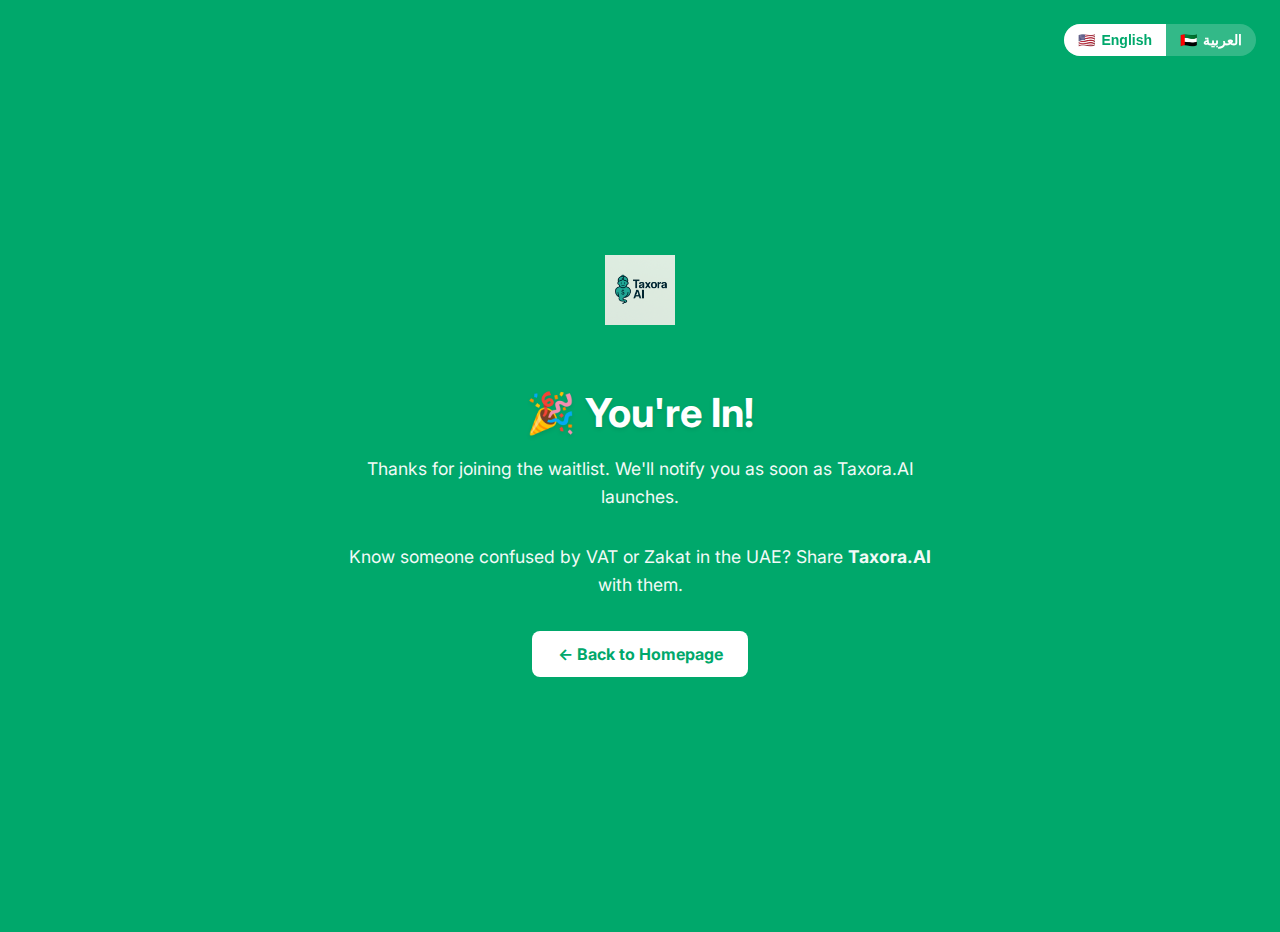
<file: thank-you.html>
<!DOCTYPE html>
<html lang="en">
<head>
  <meta charset="UTF-8" />
  <meta name="viewport" content="width=device-width, initial-scale=1.0, maximum-scale=1.0, user-scalable=no" />
  
  <title>Thank You for Joining! – Taxora.AI Waitlist</title>
  <meta name="description" content="You're on the waitlist for Taxora.AI! We'll notify you about early access to our AI tax assistant for UAE freelancers and founders." />
  
  <meta property="og:title" content="You're In! Welcome to the Taxora.AI Waitlist" />
  <meta property="og:image" content="https://www.taxora.ai/images/preview.png" />
<meta property="og:url" content="https://www.taxora.ai/thank-you.html" />
  <meta property="og:site_name" content="Taxora.AI" />

  <link rel="apple-touch-icon" sizes="180x180" href="assets/icons/apple-touch-icon.png">
  <link rel="icon" type="image/png" sizes="32x32" href="assets/icons/favicon-32x32.png">
  <link rel="icon" type="image/png" sizes="16x16" href="assets/icons/favicon-16x16.png">
  <link rel="manifest" href="assets/icons/site.webmanifest">
  <link rel="mask-icon" href="assets/icons/safari-pinned-tab.svg" color="#00a86b">
  <meta name="msapplication-TileColor" content="#00a86b">
  <meta name="msapplication-config" content="assets/icons/browserconfig.xml"> <meta name="theme-color" content="#00A86B"> <link href="https://fonts.googleapis.com/css2?family=Inter:wght@400;600;700&display=swap" rel="stylesheet">
  <style>
    /* -------------------
       Global Styles 
    ------------------- */
    body {
      margin: 0;
      font-family: 'Inter', 'Segoe UI', sans-serif;
      background-color: #00A86B;
      color: white;
      display: flex;
      align-items: center;
      justify-content: center;
      height: 100vh;
      text-align: center;
      padding: 1rem;
    }

    body.rtl {
      direction: rtl;
    }

    /* -------------------
       Language Switcher
    ------------------- */
    .lang-toggle {
      position: fixed;
      top: 1.5rem;
      right: 1.5rem;
      z-index: 999;
      display: flex;
      border-radius: 100px;
      background: rgba(255, 255, 255, 0.2);
      overflow: hidden;
      backdrop-filter: blur(5px);
    }
    
    html[dir="rtl"] .lang-toggle {
        right: auto;
        left: 1.5rem;
    }

    .lang-toggle button {
      background: transparent;
      border: none;
      padding: 8px 14px;
      font-weight: bold;
      color: white;
      cursor: pointer;
      font-size: 14px;
      transition: background 0.3s ease, color 0.3s ease;
      display: flex;
      align-items: center;
      gap: 6px;
    }

    .lang-toggle button.active {
      background: white;
      color: #00A86B;
    }

    /* -------------------
       Content Container
    ------------------- */
    .thankyou-container {
      max-width: 600px;
      padding: 2rem;
    }
    
    .logo {
        height: 70px;
        margin-bottom: 2rem;
        opacity: 0.9;
    }

    h1 {
      font-size: 2.5rem;
      font-weight: 700;
      margin-bottom: 1rem;
      text-shadow: 0 2px 4px rgba(0,0,0,0.1);
    }

    p {
      font-size: 1.1rem;
      margin-bottom: 2rem;
      line-height: 1.6;
      opacity: 0.95;
    }
    
    p strong {
        font-weight: 700;
    }

    .home-link {
      display: inline-block;
      padding: 0.8rem 1.6rem;
      background: #ffffff;
      color: #00A86B;
      text-decoration: none;
      font-weight: bold;
      border-radius: 8px;
      transition: transform 0.3s ease, background-color 0.3s ease;
    }

    .home-link:hover {
      background-color: #f0f0f0;
      transform: translateY(-2px);
    }

    @media (max-width: 600px) {
      h1 { font-size: 2.2rem; }
      p { font-size: 1rem; }
    }
  </style>
</head>
<body>

  <div id="languageSwitcher" class="lang-toggle">
    <button data-lang="en"><span>🇺🇸</span> English</button>
    <button data-lang="ar"><span>🇦🇪</span> العربية</button>
  </div>

  <div class="thankyou-container">
    <img src="images/screenshots/taxoraailogo1.png" alt="Taxora.AI Logo" class="logo">
    <h1 data-i18n="heading">🎉 You're In!</h1>
    <p data-i18n="line1">Thanks for joining the waitlist. We'll notify you as soon as Taxora.AI launches.</p>
    <p data-i18n="line2">Know someone confused by VAT or Zakat in the UAE? Share <strong>Taxora.AI</strong> with them.</p>
    <a href="index.html" class="home-link" data-i18n="back">← Back to Homepage</a>
  </div>

  <script>
    document.addEventListener('DOMContentLoaded', () => {

      const translations = {
        en: {
          heading: "🎉 You're In!",
          line1: "Thanks for joining the waitlist. We'll notify you as soon as Taxora.AI launches.",
          line2: "Know someone confused by VAT or Zakat in the UAE? Share <strong>Taxora.AI</strong> with them.",
          back: "← Back to Homepage"
        },
        ar: {
          heading: "🎉 تم تسجيلك!",
          line1: "شكرًا لانضمامك إلى قائمة الانتظار. سنخبرك فور إطلاق تاكسورا.",
          line2: "هل تعرف شخصًا محتارًا بشأن ضريبة القيمة المضافة أو الزكاة في الإمارات؟ شارك <strong>تاكسورا</strong> معه.",
          back: "→ العودة إلى الرئيسية"
        }
      };

      const languageSwitcher = document.getElementById('languageSwitcher');

      const applyLanguage = (lang) => {
        document.documentElement.lang = lang;
        document.documentElement.dir = lang === "ar" ? "rtl" : "ltr";
        document.body.classList.toggle('rtl', lang === 'ar');

        document.querySelectorAll("[data-i18n]").forEach(el => {
          const key = el.getAttribute("data-i18n");
          if (translations[lang][key]) {
              el.innerHTML = translations[lang][key];
              // Adjust arrow direction for Arabic
              if (lang === 'ar' && key === 'back') {
                  el.innerHTML = el.innerHTML.replace('←', '→');
              }
          }
        });
        
        languageSwitcher.querySelectorAll("button").forEach(btn => {
          btn.classList.toggle("active", btn.dataset.lang === lang);
        });

        localStorage.setItem("taxoraLang", lang);
      };

      languageSwitcher.addEventListener("click", (e) => {
        const button = e.target.closest('button');
        if (button && button.dataset.lang) {
            applyLanguage(button.dataset.lang);
        }
      });
      
      const savedLang = localStorage.getItem("taxoraLang");
      const browserLang = navigator.language.slice(0, 2);
      const initialLang = savedLang ? savedLang : (['en', 'ar'].includes(browserLang) ? browserLang : 'en');
      applyLanguage(initialLang);
      
    });
  </script>

</body>
</html>
</file>
